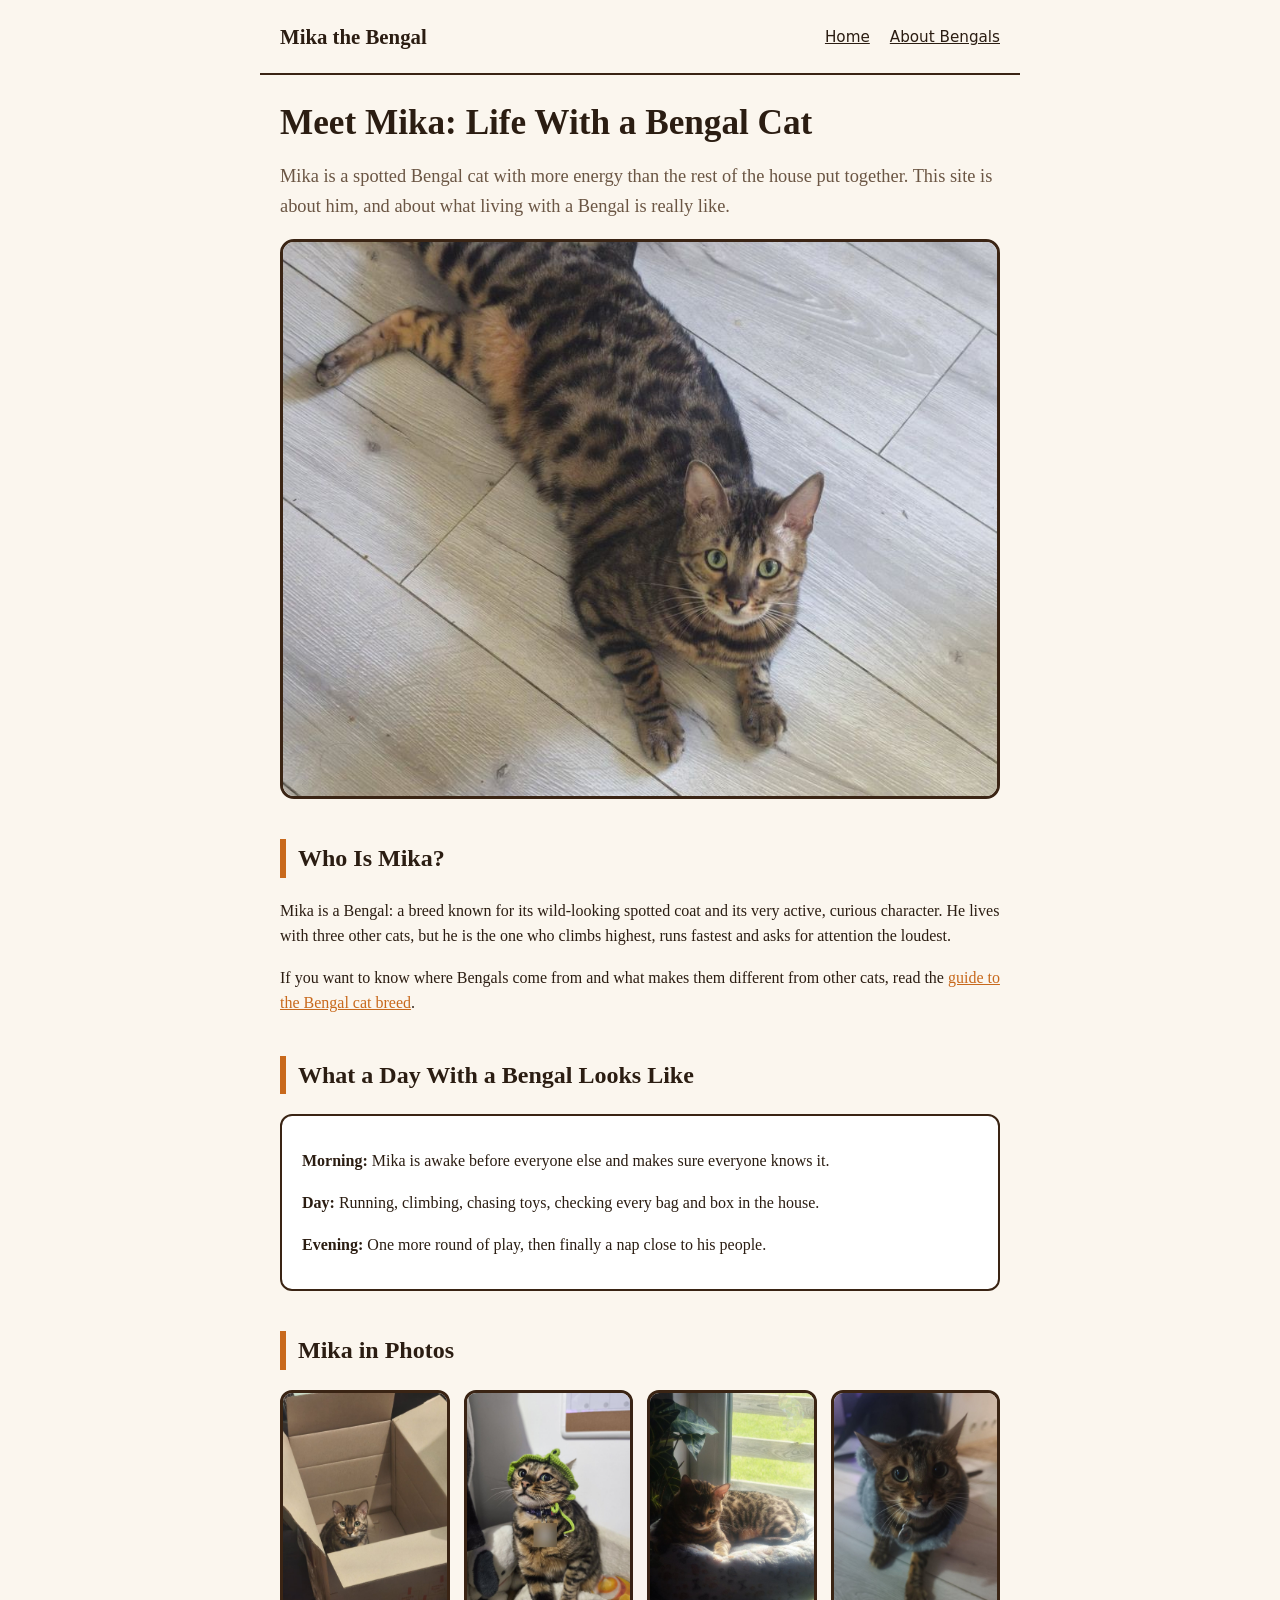
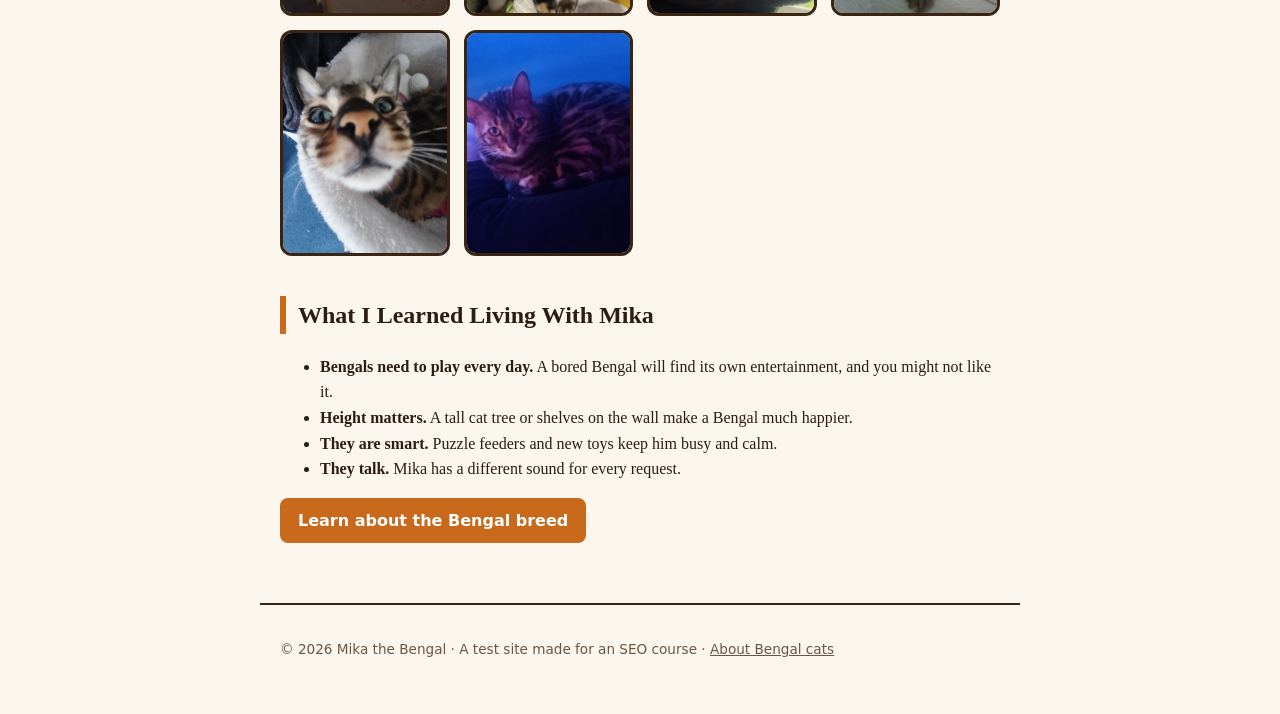
<file: index.html>
<!DOCTYPE html>
<html lang="en">
<head>
  <meta charset="utf-8">
  <meta name="viewport" content="width=device-width, initial-scale=1">
  <title>Meet Mika: Life With a Bengal Cat | Mika the Bengal</title>
  <meta name="description" content="Meet Mika, a spotted Bengal cat. What living with a Bengal is really like: energy, play, climbing and a lot of personality.">
  <link rel="canonical" href="https://mika-bengal.vercel.app/">
  <meta property="og:title" content="Meet Mika: Life With a Bengal Cat">
  <meta property="og:description" content="What living with a Bengal cat is really like, told by Mika's owner.">
  <meta property="og:url" content="https://mika-bengal.vercel.app/">
  <meta property="og:type" content="website">
  <link rel="stylesheet" href="style.css">
  <script type="application/ld+json">
  {
    "@context": "https://schema.org",
    "@type": "WebSite",
    "name": "Mika the Bengal",
    "url": "https://mika-bengal.vercel.app/",
    "description": "A small site about Mika, a Bengal cat, and what living with a Bengal is like."
  }
  </script>
</head>
<body>

<header>
  <a class="logo" href="index.html">Mika the Bengal</a>
  <nav>
    <a href="index.html">Home</a>
    <a href="bengal-cats.html">About Bengals</a>
  </nav>
</header>

<main>
  <h1>Meet Mika: Life With a Bengal Cat</h1>
  <p class="lead">Mika is a spotted Bengal cat with more energy than the rest of the house put together. This site is about him, and about what living with a Bengal is really like.</p>

  <img class="photo hero" src="images/mika-bengal-spotted-coat.jpg" alt="Mika, a brown spotted Bengal cat, lying on a light wooden floor and looking up at the camera" width="900" height="1200">

  <h2>Who Is Mika?</h2>
  <p>Mika is a Bengal: a breed known for its wild-looking spotted coat and its very active, curious character. He lives with three other cats, but he is the one who climbs highest, runs fastest and asks for attention the loudest.</p>
  <p>If you want to know where Bengals come from and what makes them different from other cats, read the <a href="bengal-cats.html">guide to the Bengal cat breed</a>.</p>

  <h2>What a Day With a Bengal Looks Like</h2>
  <div class="card">
    <p><strong>Morning:</strong> Mika is awake before everyone else and makes sure everyone knows it.</p>
    <p><strong>Day:</strong> Running, climbing, chasing toys, checking every bag and box in the house.</p>
    <p><strong>Evening:</strong> One more round of play, then finally a nap close to his people.</p>
  </div>

  <h2>Mika in Photos</h2>
  <div class="gallery">
    <figure>
      <img src="images/mika-bengal-in-box.jpg" alt="Mika the Bengal cat sitting inside a big cardboard box" width="900" height="1200" loading="lazy">
    </figure>
    <figure>
      <img src="images/mika-bengal-frog-hat.jpg" alt="Mika the Bengal cat wearing a green knitted frog hat" width="900" height="1200" loading="lazy">
    </figure>
    <figure>
      <img src="images/mika-bengal-window-nap.jpg" alt="Mika the Bengal cat napping in a round cat bed by a sunny window" width="900" height="1200" loading="lazy">
    </figure>
    <figure>
      <img src="images/mika-bengal-close-up.jpg" alt="Close-up of Mika the Bengal cat with big green eyes looking at the camera" width="900" height="1200" loading="lazy">
    </figure>
    <figure>
      <img src="images/mika-bengal-nose.jpg" alt="Very close photo of Mika the Bengal cat's pink nose and whiskers" width="900" height="1200" loading="lazy">
    </figure>
    <figure>
      <img src="images/mika-bengal-cushion.jpg" alt="Mika the Bengal cat lying on a dark cushion, his spotted coat visible" width="1200" height="900" loading="lazy">
    </figure>
  </div>

  <h2>What I Learned Living With Mika</h2>
  <ul>
    <li><strong>Bengals need to play every day.</strong> A bored Bengal will find its own entertainment, and you might not like it.</li>
    <li><strong>Height matters.</strong> A tall cat tree or shelves on the wall make a Bengal much happier.</li>
    <li><strong>They are smart.</strong> Puzzle feeders and new toys keep him busy and calm.</li>
    <li><strong>They talk.</strong> Mika has a different sound for every request.</li>
  </ul>

  <p><a class="button" href="bengal-cats.html">Learn about the Bengal breed</a></p>
</main>

<footer>
  <p>© 2026 Mika the Bengal · A test site made for an SEO course · <a href="bengal-cats.html">About Bengal cats</a></p>
</footer>

</body>
</html>
</file>
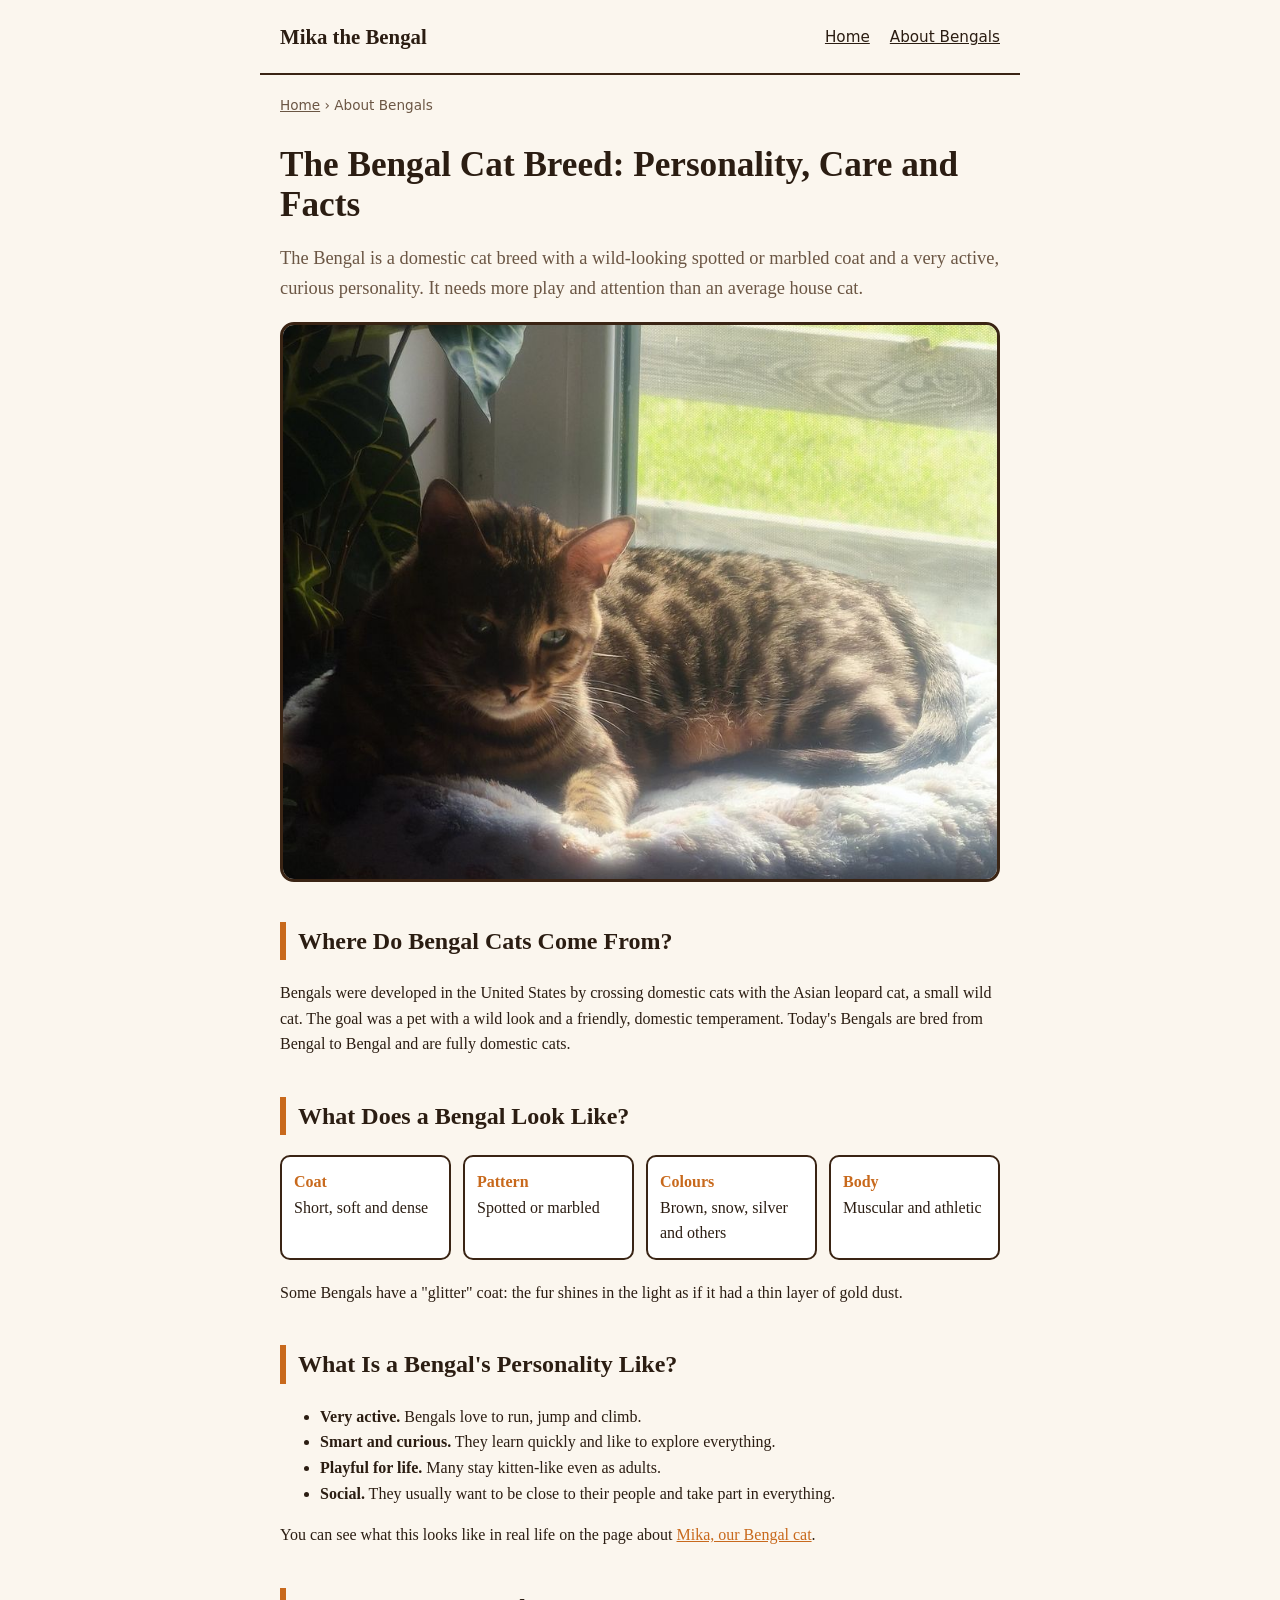
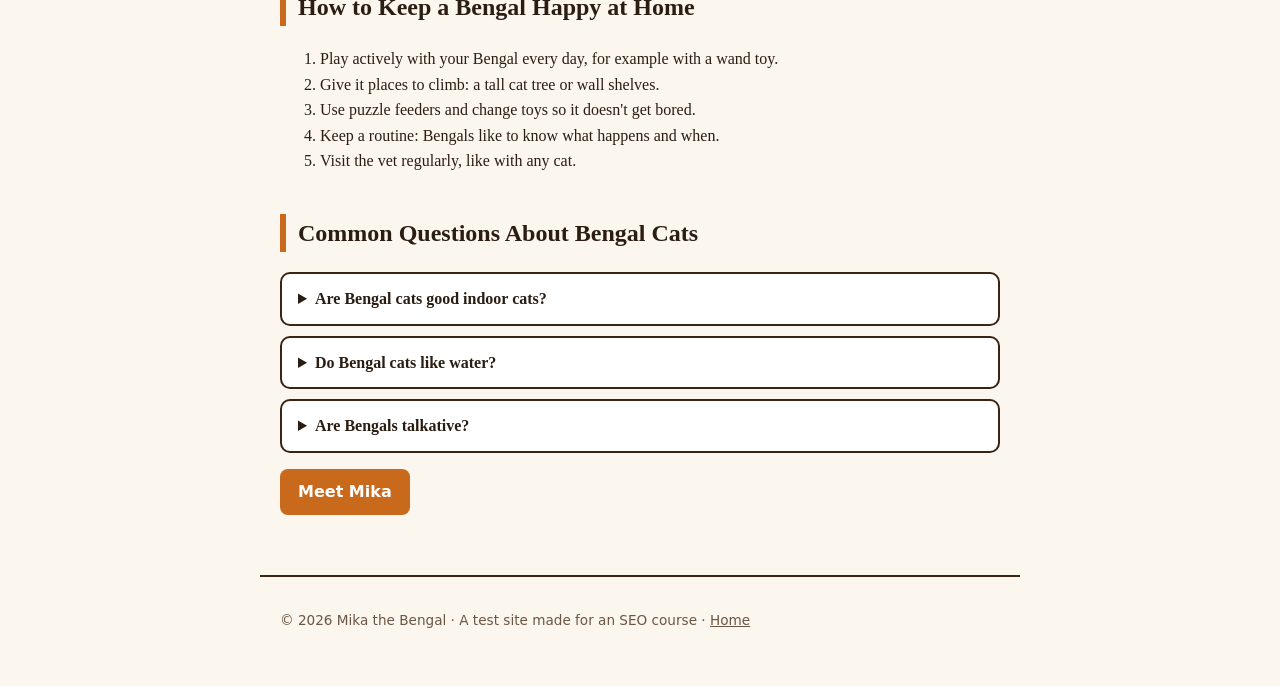
<file: bengal-cats.html>
<!DOCTYPE html>
<html lang="en">
<head>
  <meta charset="utf-8">
  <meta name="viewport" content="width=device-width, initial-scale=1">
  <title>Bengal Cat Breed: Personality, Care and Facts | Mika the Bengal</title>
  <meta name="description" content="A simple guide to the Bengal cat: where the breed comes from, its spotted coat, personality, and how to keep a Bengal happy at home.">
  <link rel="canonical" href="https://mika-bengal.vercel.app/bengal-cats.html">
  <meta property="og:title" content="Bengal Cat Breed: Personality, Care and Facts">
  <meta property="og:description" content="Where Bengals come from, what they are like, and how to keep one happy.">
  <meta property="og:url" content="https://mika-bengal.vercel.app/bengal-cats.html">
  <meta property="og:type" content="article">
  <link rel="stylesheet" href="style.css">
  <script type="application/ld+json">
  {
    "@context": "https://schema.org",
    "@graph": [
      {
        "@type": "Article",
        "headline": "Bengal Cat Breed: Personality, Care and Facts",
        "url": "https://mika-bengal.vercel.app/bengal-cats.html",
        "inLanguage": "en"
      },
      {
        "@type": "BreadcrumbList",
        "itemListElement": [
          { "@type": "ListItem", "position": 1, "name": "Home", "item": "https://mika-bengal.vercel.app/" },
          { "@type": "ListItem", "position": 2, "name": "About Bengals", "item": "https://mika-bengal.vercel.app/bengal-cats.html" }
        ]
      },
      {
        "@type": "FAQPage",
        "mainEntity": [
          {
            "@type": "Question",
            "name": "Are Bengal cats good indoor cats?",
            "acceptedAnswer": { "@type": "Answer", "text": "Yes, if they get enough play and space to climb. A Bengal kept indoors needs daily active play, a tall cat tree and toys that make it think." }
          },
          {
            "@type": "Question",
            "name": "Do Bengal cats like water?",
            "acceptedAnswer": { "@type": "Answer", "text": "Many Bengals are curious about water and like to play with a dripping tap or a bowl of water. Not every Bengal does, so it depends on the cat." }
          },
          {
            "@type": "Question",
            "name": "Are Bengals talkative?",
            "acceptedAnswer": { "@type": "Answer", "text": "Many Bengals are vocal and use different sounds to ask for food, play or attention." }
          }
        ]
      }
    ]
  }
  </script>
</head>
<body>

<header>
  <a class="logo" href="index.html">Mika the Bengal</a>
  <nav>
    <a href="index.html">Home</a>
    <a href="bengal-cats.html">About Bengals</a>
  </nav>
</header>

<main>
  <p class="breadcrumbs"><a href="index.html">Home</a> › About Bengals</p>

  <h1>The Bengal Cat Breed: Personality, Care and Facts</h1>
  <p class="lead">The Bengal is a domestic cat breed with a wild-looking spotted or marbled coat and a very active, curious personality. It needs more play and attention than an average house cat.</p>

  <img class="photo hero" src="images/mika-bengal-window-nap.jpg" alt="A Bengal cat with a spotted brown coat resting in a cat bed by the window" width="900" height="1200">

  <h2>Where Do Bengal Cats Come From?</h2>
  <p>Bengals were developed in the United States by crossing domestic cats with the Asian leopard cat, a small wild cat. The goal was a pet with a wild look and a friendly, domestic temperament. Today's Bengals are bred from Bengal to Bengal and are fully domestic cats.</p>

  <h2>What Does a Bengal Look Like?</h2>
  <div class="facts">
    <div><strong>Coat</strong> Short, soft and dense</div>
    <div><strong>Pattern</strong> Spotted or marbled</div>
    <div><strong>Colours</strong> Brown, snow, silver and others</div>
    <div><strong>Body</strong> Muscular and athletic</div>
  </div>
  <p>Some Bengals have a "glitter" coat: the fur shines in the light as if it had a thin layer of gold dust.</p>

  <h2>What Is a Bengal's Personality Like?</h2>
  <ul>
    <li><strong>Very active.</strong> Bengals love to run, jump and climb.</li>
    <li><strong>Smart and curious.</strong> They learn quickly and like to explore everything.</li>
    <li><strong>Playful for life.</strong> Many stay kitten-like even as adults.</li>
    <li><strong>Social.</strong> They usually want to be close to their people and take part in everything.</li>
  </ul>
  <p>You can see what this looks like in real life on the page about <a href="index.html">Mika, our Bengal cat</a>.</p>

  <h2>How to Keep a Bengal Happy at Home</h2>
  <ol>
    <li>Play actively with your Bengal every day, for example with a wand toy.</li>
    <li>Give it places to climb: a tall cat tree or wall shelves.</li>
    <li>Use puzzle feeders and change toys so it doesn't get bored.</li>
    <li>Keep a routine: Bengals like to know what happens and when.</li>
    <li>Visit the vet regularly, like with any cat.</li>
  </ol>

  <h2>Common Questions About Bengal Cats</h2>
  <details>
    <summary>Are Bengal cats good indoor cats?</summary>
    <p>Yes, if they get enough play and space to climb. A Bengal kept indoors needs daily active play, a tall cat tree and toys that make it think.</p>
  </details>
  <details>
    <summary>Do Bengal cats like water?</summary>
    <p>Many Bengals are curious about water and like to play with a dripping tap or a bowl of water. Not every Bengal does, so it depends on the cat.</p>
  </details>
  <details>
    <summary>Are Bengals talkative?</summary>
    <p>Many Bengals are vocal and use different sounds to ask for food, play or attention.</p>
  </details>

  <p><a class="button" href="index.html">Meet Mika</a></p>
</main>

<footer>
  <p>© 2026 Mika the Bengal · A test site made for an SEO course · <a href="index.html">Home</a></p>
</footer>

</body>
</html>
</file>
<file: style.css>
:root {
  --bg: #fbf6ee;
  --ink: #2b1d12;
  --muted: #6b5644;
  --accent: #c8691c;
  --spot: #3a2414;
  --card: #ffffff;
}

* { box-sizing: border-box; }

body {
  margin: 0;
  font-family: Georgia, "Times New Roman", serif;
  background: var(--bg);
  color: var(--ink);
  line-height: 1.6;
}

header, main, footer {
  max-width: 760px;
  margin: 0 auto;
  padding: 0 20px;
}

header {
  display: flex;
  justify-content: space-between;
  align-items: center;
  padding-top: 20px;
  padding-bottom: 20px;
  border-bottom: 2px solid var(--spot);
}

header .logo {
  font-weight: bold;
  font-size: 1.3rem;
  color: var(--ink);
  text-decoration: none;
}

nav a {
  margin-left: 16px;
  color: var(--ink);
  font-family: system-ui, sans-serif;
  font-size: 0.95rem;
}

main a { color: var(--accent); }
main a.button { color: #fff; }

.breadcrumbs {
  font-family: system-ui, sans-serif;
  font-size: 0.85rem;
  color: var(--muted);
  margin-top: 20px;
}

.breadcrumbs a { color: var(--muted); }

h1 {
  font-size: 2.2rem;
  line-height: 1.15;
  margin: 28px 0 12px;
}

h2 {
  margin-top: 40px;
  border-left: 6px solid var(--accent);
  padding-left: 12px;
}

.lead {
  font-size: 1.15rem;
  color: var(--muted);
}

.spots {
  height: 120px;
  border-radius: 14px;
  margin: 24px 0;
  background:
    radial-gradient(circle at 10% 30%, var(--spot) 0 12px, transparent 13px),
    radial-gradient(circle at 28% 70%, var(--spot) 0 9px, transparent 10px),
    radial-gradient(circle at 45% 35%, var(--spot) 0 14px, transparent 15px),
    radial-gradient(circle at 62% 75%, var(--spot) 0 10px, transparent 11px),
    radial-gradient(circle at 80% 40%, var(--spot) 0 13px, transparent 14px),
    radial-gradient(circle at 93% 80%, var(--spot) 0 8px, transparent 9px),
    linear-gradient(90deg, #d98b3a, #e9b064, #d98b3a);
}

.photo {
  width: 100%;
  height: auto;
  border-radius: 14px;
  border: 3px solid var(--spot);
  margin: 16px 0;
}

.card {
  background: var(--card);
  border: 2px solid var(--spot);
  border-radius: 12px;
  padding: 16px 20px;
  margin: 16px 0;
}

.facts {
  display: grid;
  grid-template-columns: repeat(auto-fit, minmax(160px, 1fr));
  gap: 12px;
  margin: 20px 0;
}

.facts div {
  background: var(--card);
  border: 2px solid var(--spot);
  border-radius: 10px;
  padding: 12px;
}

.facts strong { display: block; color: var(--accent); }

.button {
  display: inline-block;
  background: var(--accent);
  color: #fff;
  padding: 10px 18px;
  border-radius: 8px;
  text-decoration: none;
  font-family: system-ui, sans-serif;
  font-weight: bold;
}

details {
  background: var(--card);
  border: 2px solid var(--spot);
  border-radius: 10px;
  padding: 12px 16px;
  margin: 10px 0;
}

summary { cursor: pointer; font-weight: bold; }

footer {
  margin-top: 60px;
  padding-top: 20px;
  padding-bottom: 40px;
  border-top: 2px solid var(--spot);
  font-family: system-ui, sans-serif;
  font-size: 0.85rem;
  color: var(--muted);
}

footer a { color: var(--muted); }

.photo.hero {
  max-height: 560px;
  object-fit: cover;
  display: block;
}

.gallery {
  display: grid;
  grid-template-columns: repeat(auto-fill, minmax(150px, 1fr));
  gap: 14px;
  margin: 20px 0;
}

.gallery figure { margin: 0; }

.gallery img {
  width: 100%;
  aspect-ratio: 3 / 4;
  height: auto;
  object-fit: cover;
  border-radius: 12px;
  border: 3px solid var(--spot);
  display: block;
}

.gallery figcaption {
  font-family: system-ui, sans-serif;
  font-size: 0.85rem;
  color: var(--muted);
  margin-top: 6px;
}
</file>
